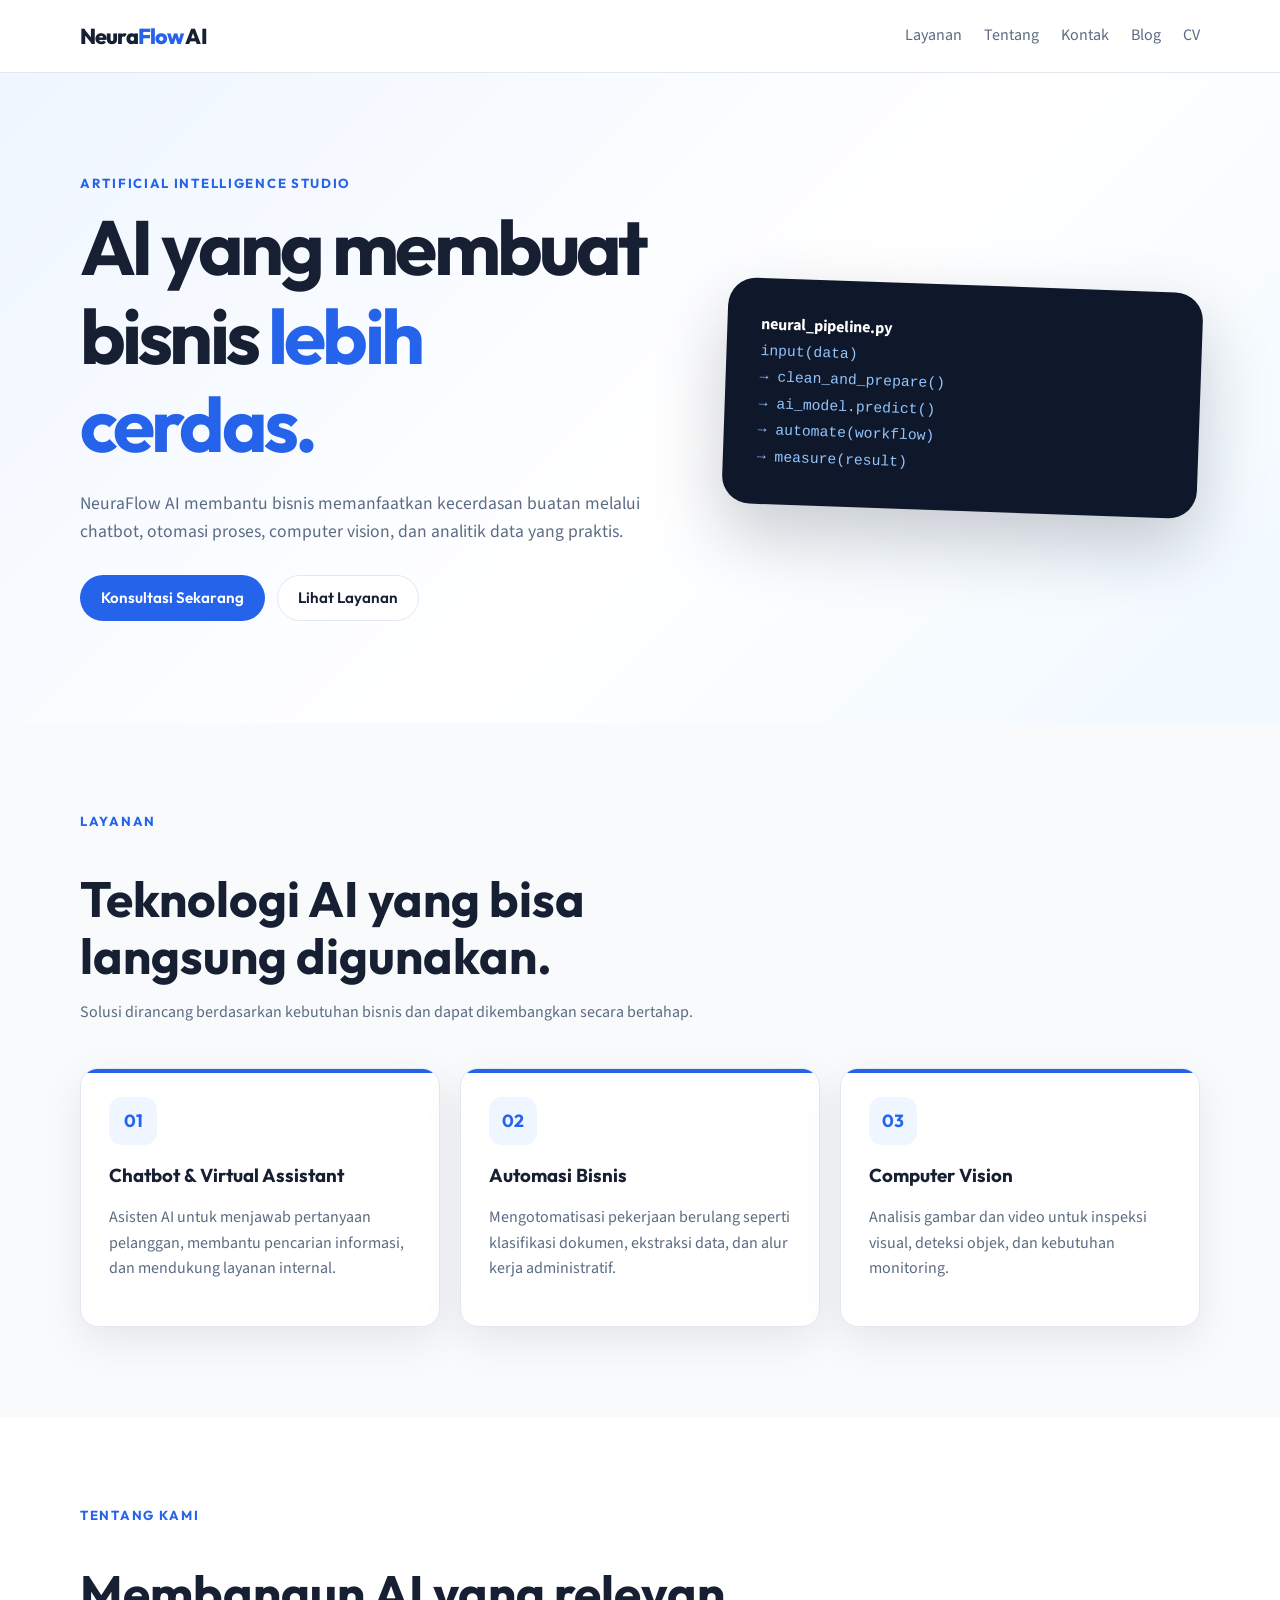
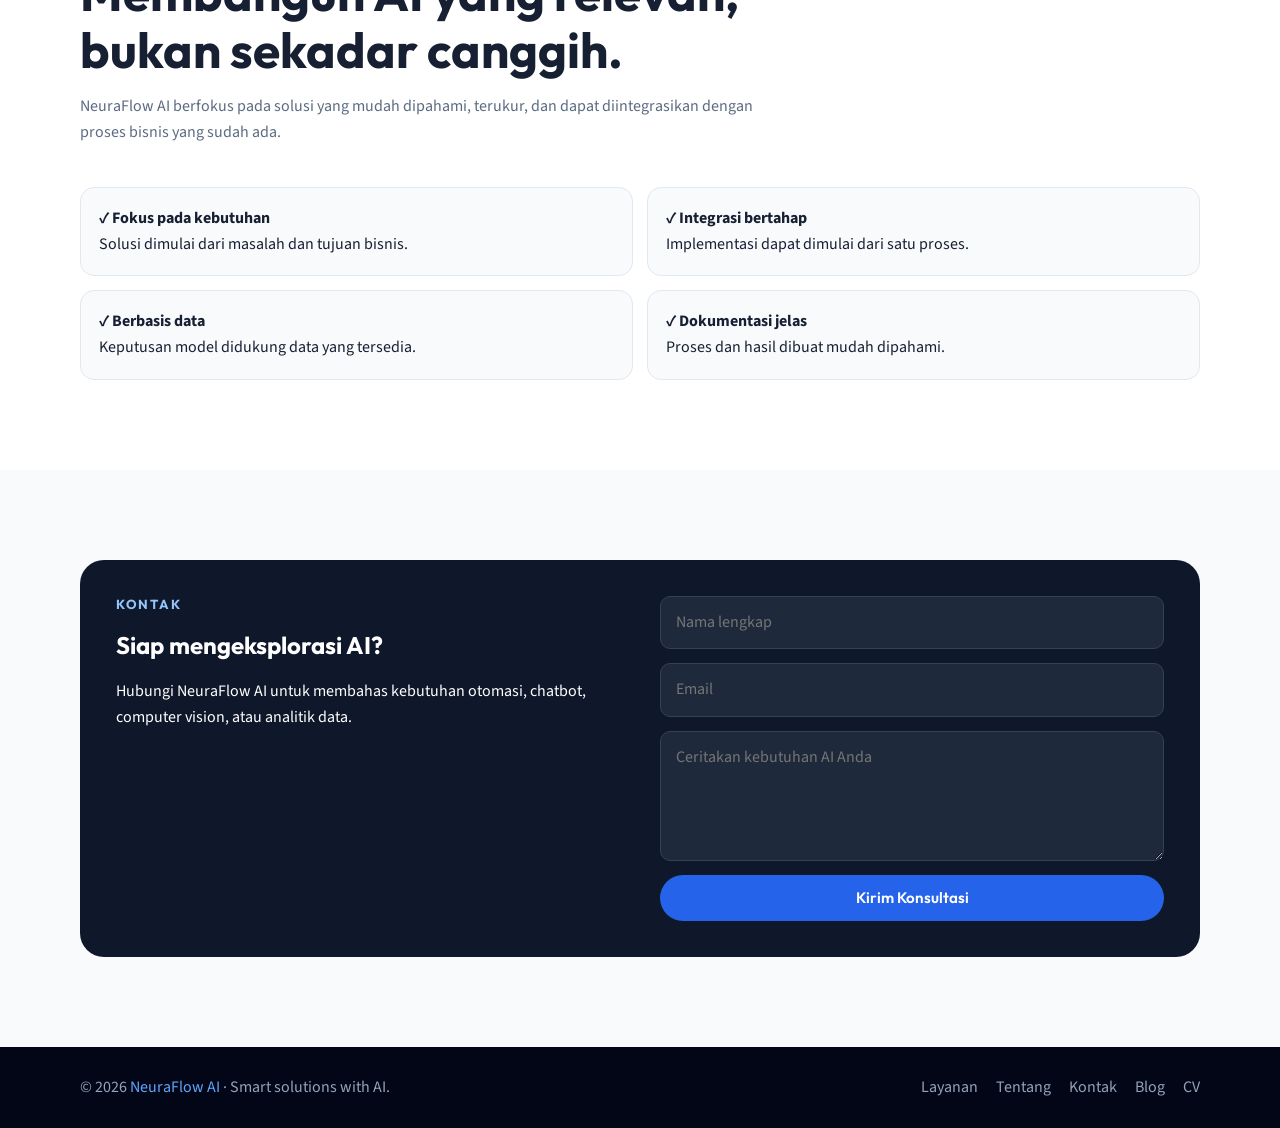
<file: index.html>
<!doctype html>
<html lang="id">
<head>
  <meta charset="utf-8">
  <meta name="viewport" content="width=device-width, initial-scale=1">
  <meta name="description" content="NeuraFlow AI membantu bisnis memanfaatkan kecerdasan buatan melalui chatbot, otomasi proses, computer vision, dan analitik data.">
  <title>NeuraFlow AI — Solusi AI untuk Bisnis</title>
  <link rel="preconnect" href="https://fonts.googleapis.com">
  <link rel="preconnect" href="https://fonts.gstatic.com" crossorigin>
  <link href="https://fonts.googleapis.com/css2?family=Outfit:wght@500;600;700;800&family=Source+Sans+3:wght@400;500;600&display=swap" rel="stylesheet">
  <link rel="stylesheet" href="assets/css/style.css">
</head>
<body>
<!-- Navbar: logo brand dan navigasi (link in-page + ke blog/cv) -->
<header class="site-header">
  <nav class="navbar container" aria-label="Navigasi utama">
    <a class="logo" href="index.html">Neura<span>Flow</span> AI</a>
    <button type="button" class="nav-toggle" id="navToggle" aria-controls="navMenu" aria-expanded="false" aria-label="Buka menu navigasi">
      <span aria-hidden="true">☰</span>
    </button>
    <div class="nav-menu" id="navMenu">
      <a href="#layanan">Layanan</a><a href="#tentang">Tentang</a><a href="#kontak">Kontak</a>
      <a href="blog.html">Blog</a><a href="cv.html">CV</a>
    </div>
  </nav>
</header>

<main>
<!-- Hero: judul utama, value proposition, dan CTA -->
<section class="hero">
  <div class="container hero-grid">
    <div>
      <div class="eyebrow">Artificial Intelligence Studio</div>
      <h1>AI yang membuat bisnis <span>lebih cerdas.</span></h1>
      <p>NeuraFlow AI membantu bisnis memanfaatkan kecerdasan buatan melalui chatbot, otomasi proses, computer vision, dan analitik data yang praktis.</p>
      <div class="actions">
        <a class="btn btn-primary" href="#kontak">Konsultasi Sekarang</a>
        <a class="btn btn-outline" href="#layanan">Lihat Layanan</a>
      </div>
    </div>
    <div class="hero-card">
      <div><strong>neural_pipeline.py</strong></div>
      <code>
        input(data)<br>
        → clean_and_prepare()<br>
        → ai_model.predict()<br>
        → automate(workflow)<br>
        → measure(result)
      </code>
    </div>
  </div>
</section>

<!-- Layanan: 3 kartu jasa AI utama -->
<section id="layanan" class="section">
  <div class="container">
    <div class="section-heading">
      <div class="eyebrow">Layanan</div>
      <h2>Teknologi AI yang bisa langsung digunakan.</h2>
      <p>Solusi dirancang berdasarkan kebutuhan bisnis dan dapat dikembangkan secara bertahap.</p>
    </div>
    <div class="cards">
      <article class="card"><div class="icon">01</div><h3>Chatbot & Virtual Assistant</h3><p>Asisten AI untuk menjawab pertanyaan pelanggan, membantu pencarian informasi, dan mendukung layanan internal.</p></article>
      <article class="card"><div class="icon">02</div><h3>Automasi Bisnis</h3><p>Mengotomatisasi pekerjaan berulang seperti klasifikasi dokumen, ekstraksi data, dan alur kerja administratif.</p></article>
      <article class="card"><div class="icon">03</div><h3>Computer Vision</h3><p>Analisis gambar dan video untuk inspeksi visual, deteksi objek, dan kebutuhan monitoring.</p></article>
    </div>
  </div>
</section>

<!-- Tentang: keunggulan singkat perusahaan -->
<section id="tentang" class="section section-alt">
  <div class="container">
    <div class="section-heading">
      <div class="eyebrow">Tentang Kami</div>
      <h2>Membangun AI yang relevan, bukan sekadar canggih.</h2>
      <p>NeuraFlow AI berfokus pada solusi yang mudah dipahami, terukur, dan dapat diintegrasikan dengan proses bisnis yang sudah ada.</p>
    </div>
    <div class="checks">
      <div class="check"><strong>✓ Fokus pada kebutuhan</strong><br>Solusi dimulai dari masalah dan tujuan bisnis.</div>
      <div class="check"><strong>✓ Integrasi bertahap</strong><br>Implementasi dapat dimulai dari satu proses.</div>
      <div class="check"><strong>✓ Berbasis data</strong><br>Keputusan model didukung data yang tersedia.</div>
      <div class="check"><strong>✓ Dokumentasi jelas</strong><br>Proses dan hasil dibuat mudah dipahami.</div>
    </div>
  </div>
</section>

<!-- Kontak: form sederhana untuk konsultasi -->
<section id="kontak" class="section">
  <div class="container contact-box">
    <div>
      <div class="eyebrow">Kontak</div>
      <h2>Siap mengeksplorasi AI?</h2>
      <p>Hubungi NeuraFlow AI untuk membahas kebutuhan otomasi, chatbot, computer vision, atau analitik data.</p>
    </div>
    <form class="form">
      <label class="sr-only" for="nama">Nama lengkap</label>
      <input id="nama" name="nama" type="text" placeholder="Nama lengkap" autocomplete="name" required>
      <label class="sr-only" for="email">Email</label>
      <input id="email" name="email" type="email" placeholder="Email" autocomplete="email" required>
      <label class="sr-only" for="pesan">Pesan</label>
      <textarea id="pesan" name="pesan" placeholder="Ceritakan kebutuhan AI Anda" required></textarea>
      <button class="btn btn-primary" type="submit">Kirim Konsultasi</button>
    </form>
  </div>
</section>
</main>

<!-- Footer: brand, tahun, dan tautan cepat -->
<footer class="site-footer">
  <div class="container footer-inner">
    <div>© 2026 <span>NeuraFlow AI</span> · Smart solutions with AI.</div>
    <nav class="footer-links" aria-label="Tautan cepat">
      <a href="#layanan">Layanan</a>
      <a href="#tentang">Tentang</a>
      <a href="#kontak">Kontak</a>
      <a href="blog.html">Blog</a>
      <a href="cv.html">CV</a>
    </nav>
  </div>
</footer>
<script>
  var navToggle = document.getElementById('navToggle');
  var navMenu = document.getElementById('navMenu');
  navToggle.addEventListener('click', function () {
    var open = navMenu.classList.toggle('is-open');
    navToggle.setAttribute('aria-expanded', open ? 'true' : 'false');
  });
</script>
</body>
</html>
</file>
<file: assets/css/style.css>
/* Fonts are loaded via <link rel="preconnect"> + <link rel="stylesheet"> in <head>
   instead of @import, which avoids an extra render-blocking round trip. */

:root {
  --primary: #2563eb;
  --primary-dark: #1d4ed8;
  --soft: #eff6ff;
  --text: #172033;
  --muted: #5b6b82; /* darkened slightly from #64748b for a safer 4.5:1+ contrast ratio on white/--bg */
  --bg: #f8fafc;
  --white: #ffffff;
  --border: #e2e8f0;
  --radius: 18px;
  --shadow: 0 14px 40px rgba(15, 23, 42, .08);
}

.sr-only {
  position: absolute; width: 1px; height: 1px; padding: 0; margin: -1px;
  overflow: hidden; clip: rect(0,0,0,0); white-space: nowrap; border: 0;
}

@media (prefers-reduced-motion: reduce) {
  * { animation-duration: .001ms !important; animation-iteration-count: 1 !important; transition-duration: .001ms !important; }
}

* { box-sizing: border-box; }
html { scroll-behavior: smooth; }
body {
  margin: 0;
  font-family: "Source Sans 3", sans-serif;
  color: var(--text);
  background: var(--bg);
  line-height: 1.6;
}
h1, h2, h3, h4 { font-family: "Outfit", sans-serif; line-height: 1.15; }
a { color: inherit; text-decoration: none; }
.container { width: min(1120px, calc(100% - 32px)); margin-inline: auto; }

.site-header {
  position: sticky; top: 0; z-index: 100;
  background: rgba(255,255,255,.92);
  backdrop-filter: blur(12px);
  border-bottom: 1px solid var(--border);
}
.navbar {
  min-height: 72px; display: flex; align-items: center;
  justify-content: space-between; gap: 24px;
}
.logo { font: 800 1.35rem "Outfit", sans-serif; letter-spacing: -.04em; }
.logo span { color: var(--primary); }
.nav-menu { display: flex; gap: 22px; align-items: center; }
.nav-menu a { color: var(--muted); transition: .2s; }
.nav-menu a:hover { color: var(--primary); transform: translateY(-2px); }

.nav-toggle {
  display: none; width: 42px; height: 42px; align-items: center; justify-content: center;
  border: 1px solid var(--border); border-radius: 10px; background: #fff; font-size: 1.2rem;
  cursor: pointer;
}
.nav-toggle:focus-visible { outline: 2px solid var(--primary); outline-offset: 2px; }

.hero {
  min-height: 650px; display: flex; align-items: center;
  background: linear-gradient(135deg, #eff6ff, #fff 55%, #f0f9ff);
}
.hero-grid {
  display: grid; grid-template-columns: 1.1fr .9fr;
  gap: 64px; align-items: center; padding: 90px 0;
}
.eyebrow {
  color: var(--primary); font: 700 .82rem "Outfit", sans-serif;
  letter-spacing: .13em; text-transform: uppercase;
}
.hero h1 { font-size: clamp(2.6rem, 6vw, 5.2rem); margin: 12px 0 22px; letter-spacing: -.05em; }
.hero h1 span { color: var(--primary); }
.hero p { max-width: 650px; color: var(--muted); font-size: 1.1rem; }
.actions { display: flex; flex-wrap: wrap; gap: 12px; margin-top: 28px; }
.btn {
  display: inline-flex; align-items: center; justify-content: center;
  min-height: 46px; padding: 0 20px; border-radius: 999px;
  font: 600 .95rem "Outfit", sans-serif; border: 1px solid transparent;
  transition: .22s; cursor: pointer;
}
.btn:hover { transform: translateY(-3px); box-shadow: 0 10px 24px rgba(37,99,235,.18); }
.btn-primary { color: #fff; background: var(--primary); }
.btn-primary:hover { background: var(--primary-dark); }
.btn-outline { background: #fff; border-color: var(--border); }

.hero-card {
  padding: 34px; border-radius: 28px; background: #0f172a;
  color: #e2e8f0; box-shadow: 0 30px 70px rgba(15,23,42,.22);
  transform: rotate(2deg); animation: float 4s ease-in-out infinite;
}
.hero-card code { font: .92rem/1.8 "JetBrains Mono", monospace; color: #93c5fd; }
.hero-card strong { color: #fff; }
@keyframes float { 50% { transform: translateY(-12px) rotate(1deg); } }

.section { padding: 90px 0; }
.section-alt { background: #fff; }
.section-heading { max-width: 700px; margin-bottom: 42px; }
.section-heading h2 { font-size: clamp(2rem, 4vw, 3.1rem); margin-bottom: 10px; }
.section-heading p { color: var(--muted); }

.cards {
  display: grid; grid-template-columns: repeat(3, 1fr); gap: 20px;
}
.card {
  position: relative; padding: 28px; background: #fff;
  border: 1px solid var(--border); border-radius: var(--radius);
  box-shadow: var(--shadow); overflow: hidden; transition: .25s;
}
.card::before { content:""; position:absolute; left:0; top:0; width:100%; height:4px; background:var(--primary); }
.card:hover { transform: translateY(-7px); box-shadow: 0 22px 50px rgba(15,23,42,.12); }
.icon {
  width: 48px; height: 48px; display: grid; place-items: center;
  border-radius: 13px; background: var(--soft); color: var(--primary);
  font: 700 1.1rem "Outfit", sans-serif; margin-bottom: 20px;
}
.card p { color: var(--muted); }
.checks { display: grid; grid-template-columns: repeat(2,1fr); gap: 14px; }
.check {
  padding: 18px; background: var(--bg); border: 1px solid var(--border);
  border-radius: 14px;
}
.contact-box {
  display:grid; grid-template-columns: 1fr 1fr; gap: 40px;
  padding: 36px; background:#0f172a; color:#fff; border-radius:24px;
}
/* the default .eyebrow blue (#2563eb) only hits ~3.45:1 on this dark background;
   swap to a lighter accent blue here to meet the WCAG AA 4.5:1 minimum */
.contact-box .eyebrow { color: #93c5fd; }
.form { display:grid; gap:14px; }
.form input, .form textarea {
  width:100%; padding:13px 15px; border:1px solid #334155;
  border-radius:10px; background:#1e293b; color:#fff; font:inherit;
  outline:none;
}
.form textarea { min-height:130px; resize:vertical; }
.form input:focus, .form textarea:focus { border-color:#60a5fa; box-shadow:0 0 0 3px rgba(96,165,250,.15); }
.site-footer { padding:28px 0; background:#020617; color:#94a3b8; text-align:center; }
.site-footer span { color:#60a5fa; }
.footer-inner { display: flex; flex-wrap: wrap; align-items: center; justify-content: center; gap: 10px 24px; }
.footer-links { display: flex; flex-wrap: wrap; gap: 4px 18px; }
.footer-links a { color: #94a3b8; transition: .2s; }
.footer-links a:hover { color: #60a5fa; }
@media (min-width: 640px) {
  .footer-inner { justify-content: space-between; text-align: left; }
}

@media (max-width: 820px) {
  .nav-menu { gap: 12px; font-size: .92rem; }
  .hero-grid, .contact-box { grid-template-columns: 1fr; }
  .cards { grid-template-columns: 1fr; }
  .checks { grid-template-columns: 1fr; }
  .hero { min-height: auto; }
}
@media (max-width: 560px) {
  .navbar { min-height: 64px; }
  .nav-toggle { display: inline-flex; }
  .nav-menu {
    position: absolute; top: 64px; left: 0; right: 0;
    flex-direction: column; align-items: flex-start; gap: 2px;
    background: #fff; border-bottom: 1px solid var(--border);
    padding: 10px 16px 16px;
    display: none;
  }
  .nav-menu.is-open { display: flex; }
  .nav-menu a { padding: 10px 4px; width: 100%; }
  .hero-grid { padding: 65px 0; gap: 35px; }
  .section { padding: 65px 0; }
}
</file>
